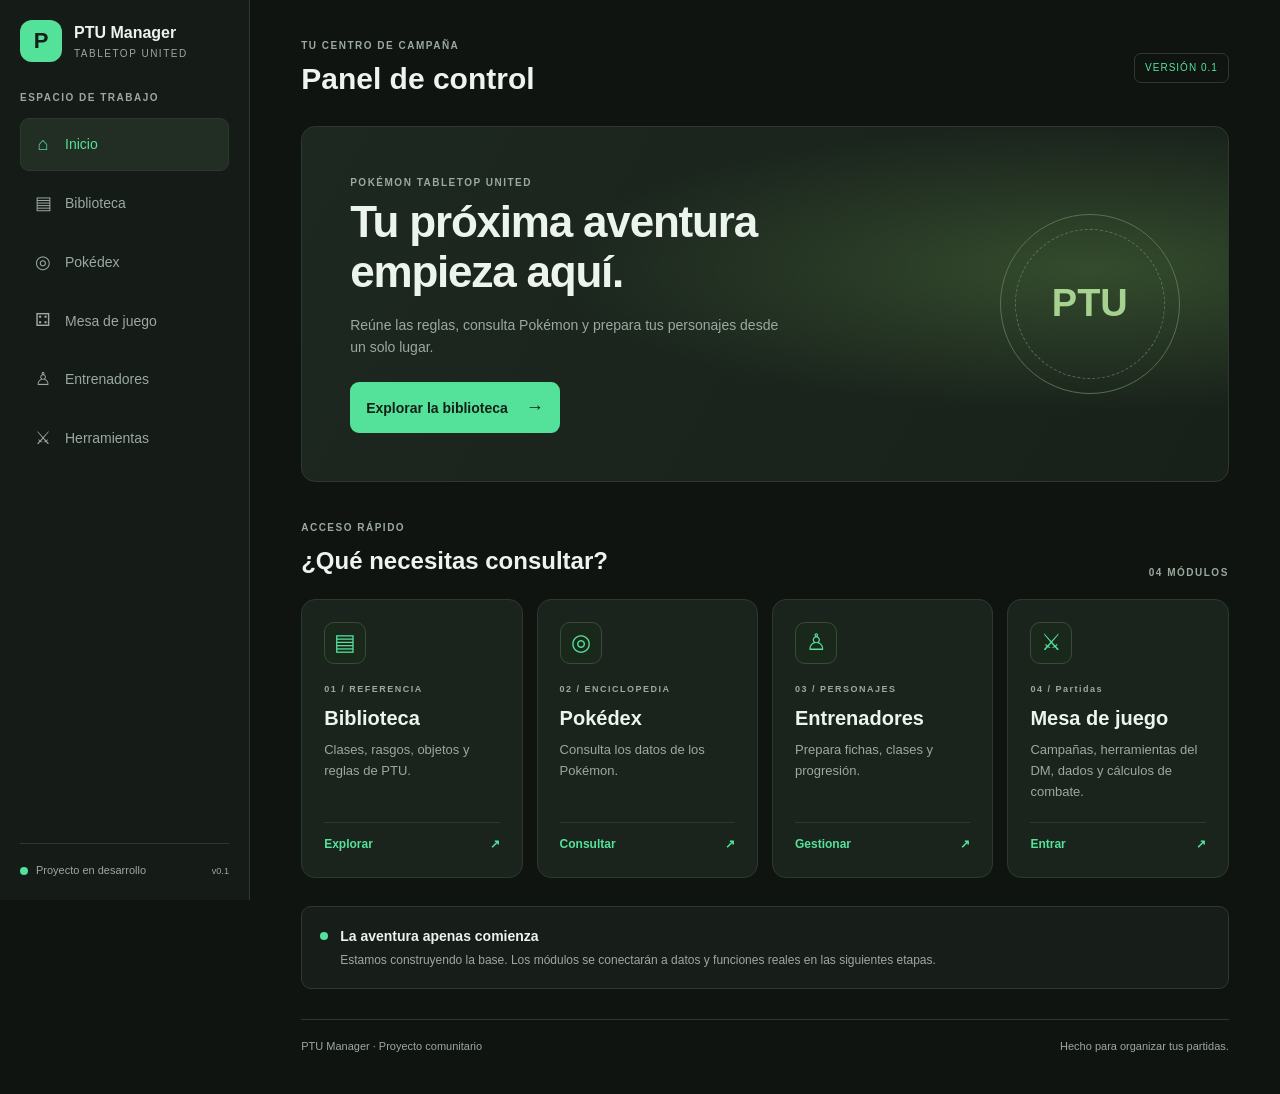
<file: index.html>
<!DOCTYPE html>
<html lang="es">
<head>
    <meta charset="UTF-8">
    <meta name="viewport" content="width=device-width, initial-scale=1.0">

    <title>PTU Manager</title>
    <meta
        name="description"
        content="Herramientas en español para Pokémon Tabletop United."
    >

    <link rel="stylesheet" href="styles.css">
</head>

<body>
    <div class="app-layout">

        <!-- Navegación lateral -->
        <aside class="sidebar">
            <a class="brand" href="#inicio">
                <span class="brand-icon">P</span>
                <span>
                    <strong>PTU Manager</strong>
                    <small>TABLETOP UNITED</small>
                </span>
            </a>

            <p class="nav-heading">ESPACIO DE TRABAJO</p>

            <nav class="navigation" aria-label="Navegación principal">
                <a class="nav-link active" href="#inicio">
                    <span>⌂</span> Inicio
                </a>
                <a class="nav-link" href="#biblioteca">
                    <span>▤</span> Biblioteca
                </a>
                <a class="nav-link" href="pokedex.html">
                    <span>◎</span> Pokédex
                </a>
                <a class="nav-link" href=#mesa>
                    <span>⚃</span> Mesa de juego
                </a>
                <a class="nav-link" href="#entrenadores">
                    <span>♙</span> Entrenadores
                </a>
                <a class="nav-link" href="#herramientas">
                    <span>⚔</span> Herramientas
                </a>
            </nav>

            <div class="sidebar-footer">
                <span class="status-dot"></span>
                <span>Proyecto en desarrollo</span>
                <small>v0.1</small>
            </div>
        </aside>

        <!-- Contenido principal -->
        <main class="main-content" id="inicio">

            <header class="topbar">
                <div>
                    <p class="eyebrow">TU CENTRO DE CAMPAÑA</p>
                    <h1>Panel de control</h1>
                </div>

                <span class="version-tag">VERSIÓN 0.1</span>
            </header>

            <section class="welcome">
                <div class="welcome-content">
                    <p class="eyebrow">POKÉMON TABLETOP UNITED</p>

                    <h2>Tu próxima aventura<br>
                        empieza aquí.</h2>

                    <p class="welcome-description">
                        Reúne las reglas, consulta Pokémon y prepara
                        tus personajes desde un solo lugar.
                    </p>

                    <a class="primary-button" href="#biblioteca">
                        Explorar la biblioteca <span>→</span>
                    </a>
                </div>

                <div class="welcome-symbol" aria-hidden="true">
                    <span>PTU</span>
                    <div class="symbol-ring"></div>
                </div>
            </section>

            <section class="dashboard-section" id="biblioteca">
                <div class="section-heading">
                    <div>
                        <p class="eyebrow">ACCESO RÁPIDO</p>
                        <h2>¿Qué necesitas consultar?</h2>
                    </div>
                    <span class="section-count">04 MÓDULOS</span>
                </div>

                <div class="module-grid">

                    <a class="module-card" href="#biblioteca">
                        <span class="module-icon">▤</span>
                        <span class="module-label">01 / REFERENCIA</span>
                        <h3>Biblioteca</h3>
                        <p>Clases, rasgos, objetos y reglas de PTU.</p>
                        <span class="card-action">Explorar <span>↗</span></span>
                    </a>

                    <a class="module-card" href="pokedex.html">
                        <span class="module-icon">◎</span>
                        <span class="module-label">02 / ENCICLOPEDIA</span>
                        <h3>Pokédex</h3>
                        <p>Consulta los datos de los Pokémon.</p>
                        <span class="card-action">Consultar <span>↗</span></span>
                    </a>

                    <a class="module-card" href="#entrenadores">
                        <span class="module-icon">♙</span>
                        <span class="module-label">03 / PERSONAJES</span>
                        <h3>Entrenadores</h3>
                        <p>Prepara fichas, clases y progresión.</p>
                        <span class="card-action">Gestionar <span>↗</span></span>
                    </a>

                    <a class="module-card" href="#mesa">
                        <span class="module-icon">⚔</span>
                        <span class="module-label">04 / Partidas</span>
                        <h3>Mesa de juego</h3>
                        <p>Campañas, herramientas del DM, dados y cálculos de combate.</p>
                        <span class="card-action">Entrar <span>↗</span></span>
                    </a>

                </div>
            </section>

            <section class="development-note">
                <span class="note-indicator"></span>
                <div>
                    <h3>La aventura apenas comienza</h3>
                    <p>
                        Estamos construyendo la base. Los módulos
                        se conectarán a datos y funciones reales
                        en las siguientes etapas.
                    </p>
                </div>
            </section>

            <footer class="footer">
                <span>PTU Manager · Proyecto comunitario</span>
                <span>Hecho para organizar tus partidas.</span>
            </footer>

        </main>
    </div>
</body>
</html>
</file>
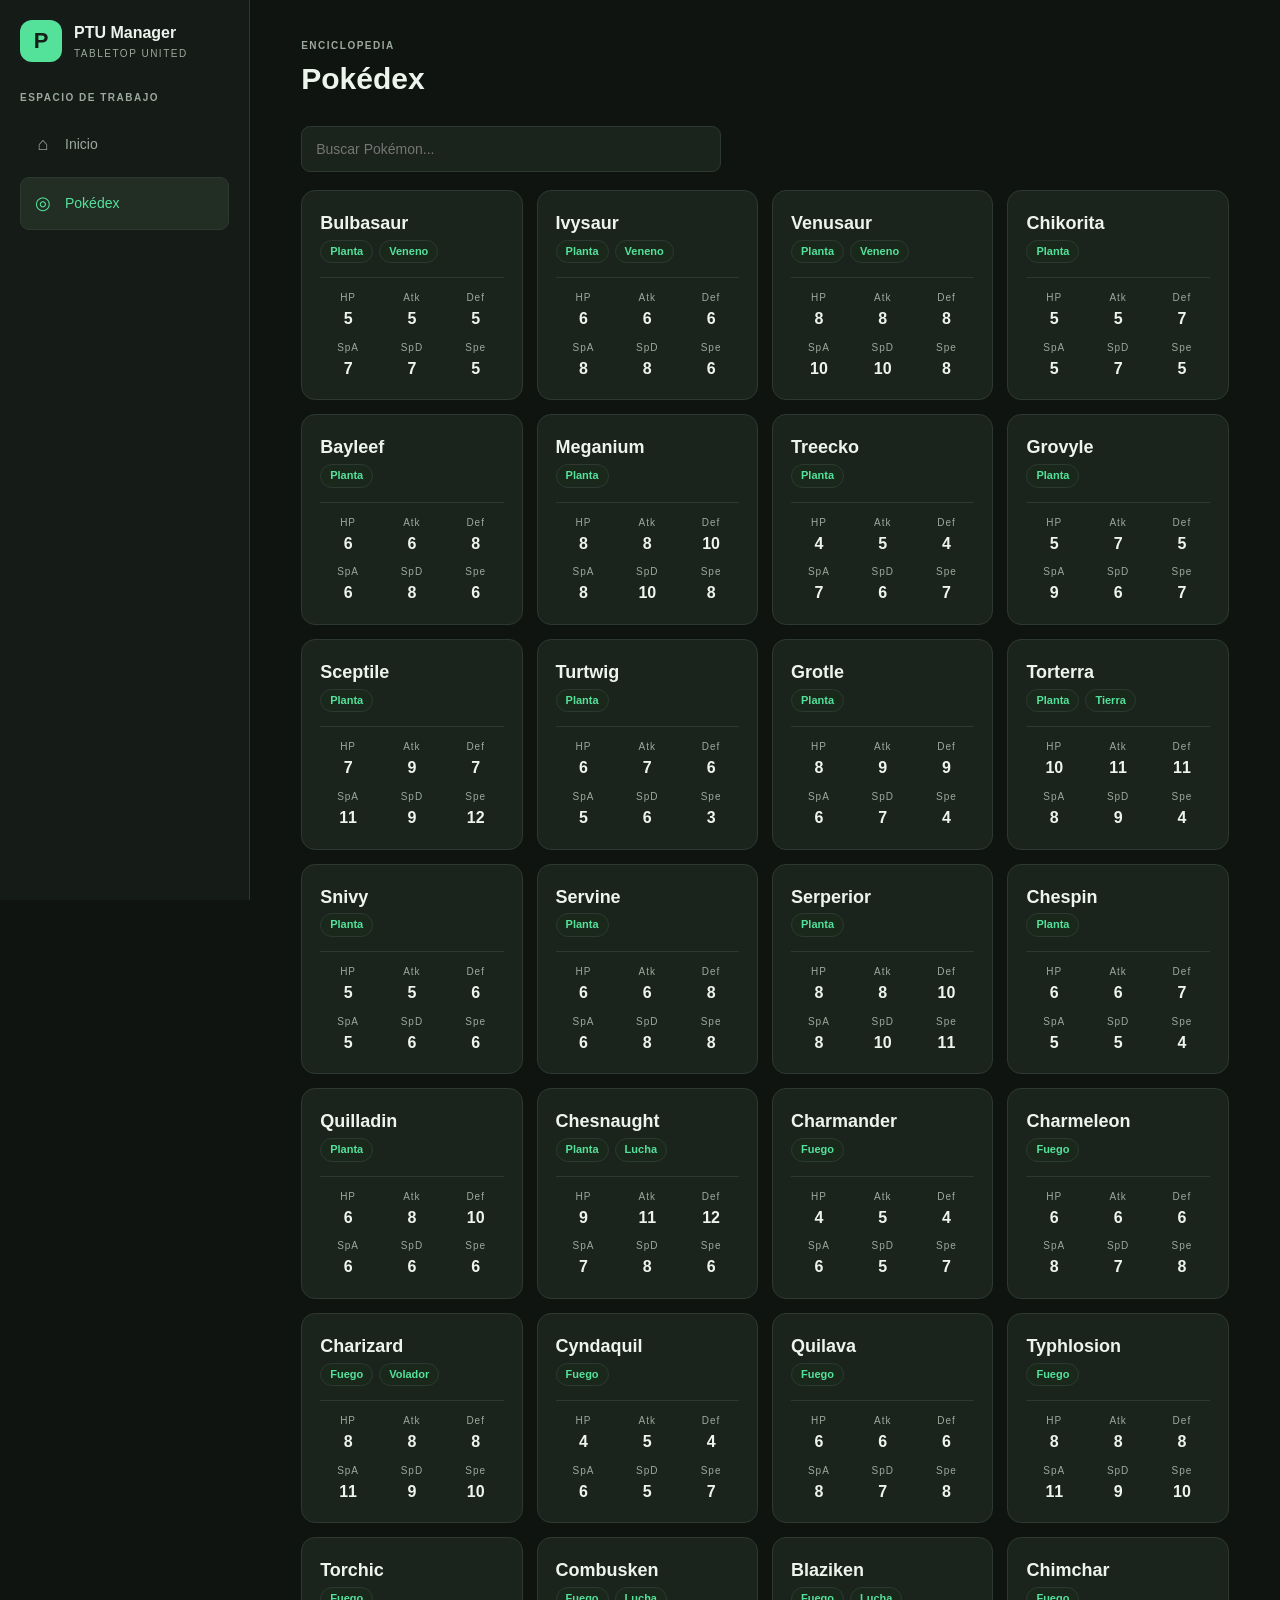
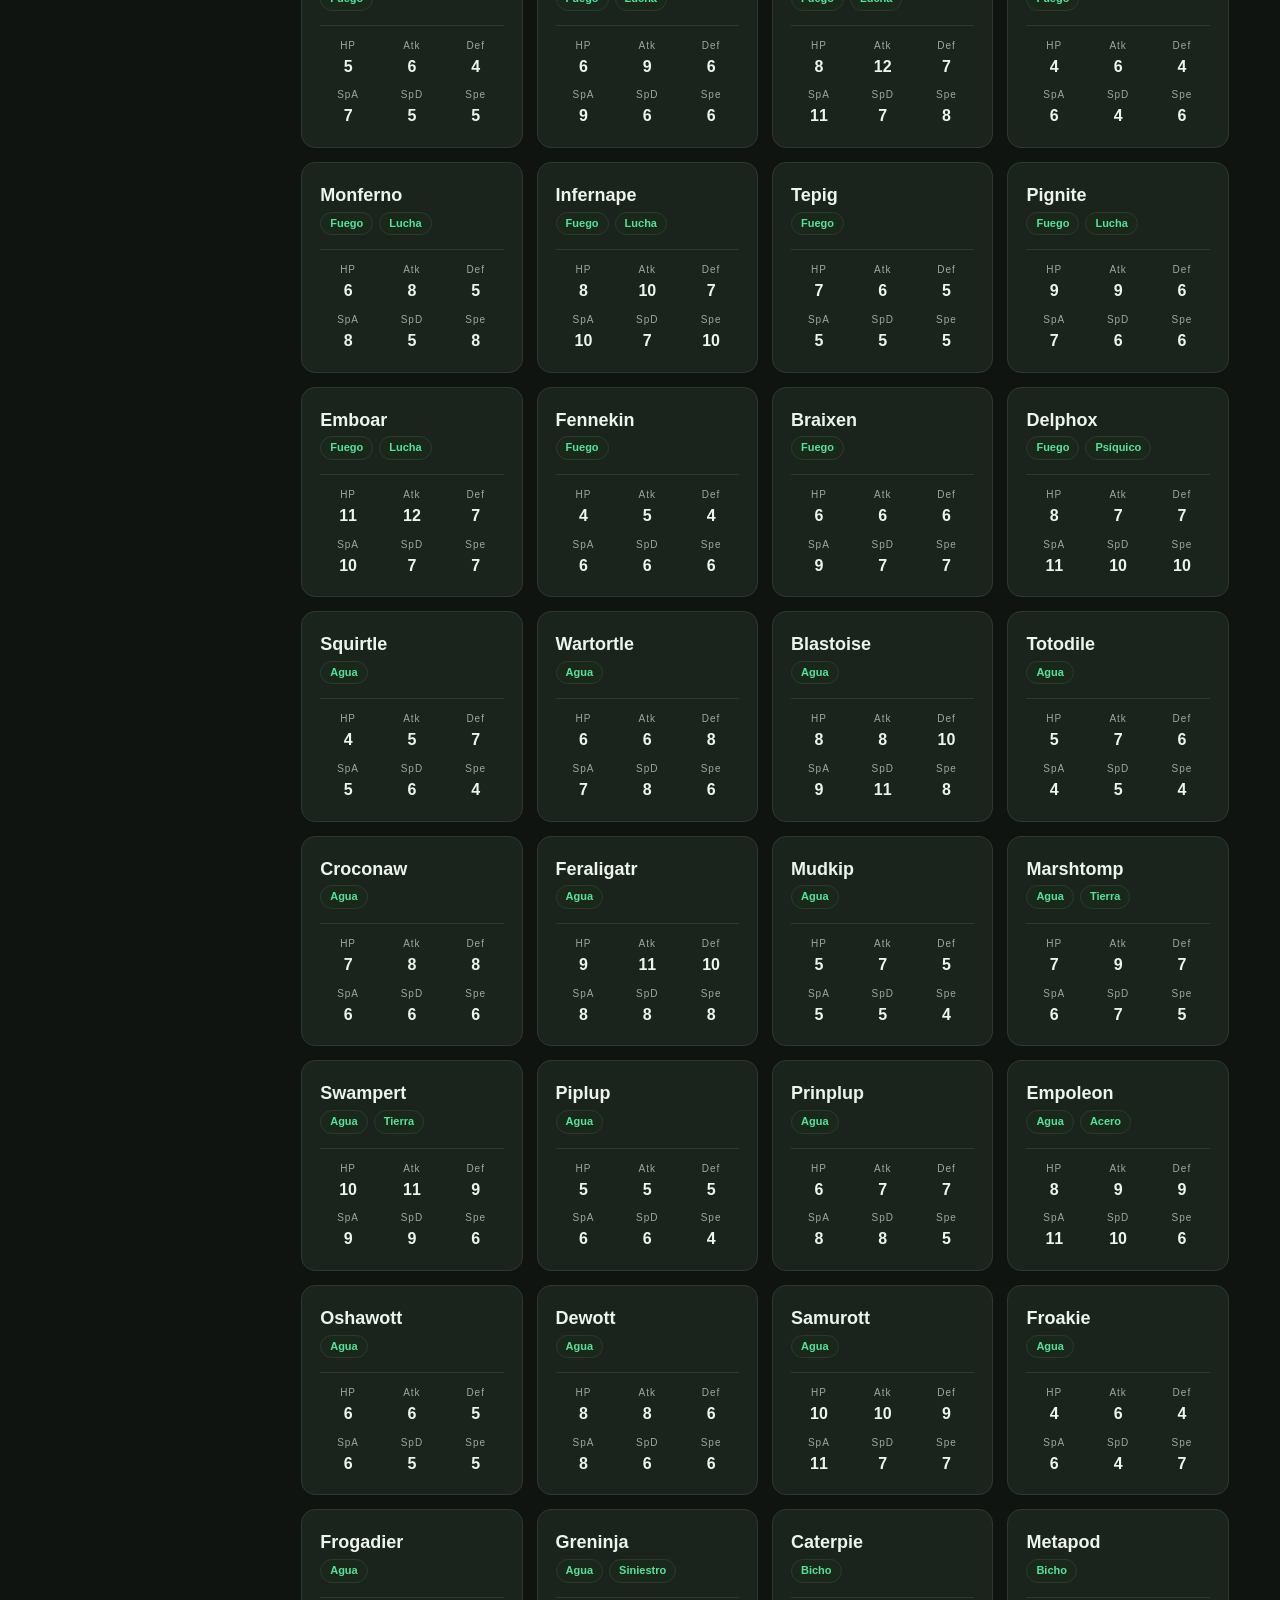
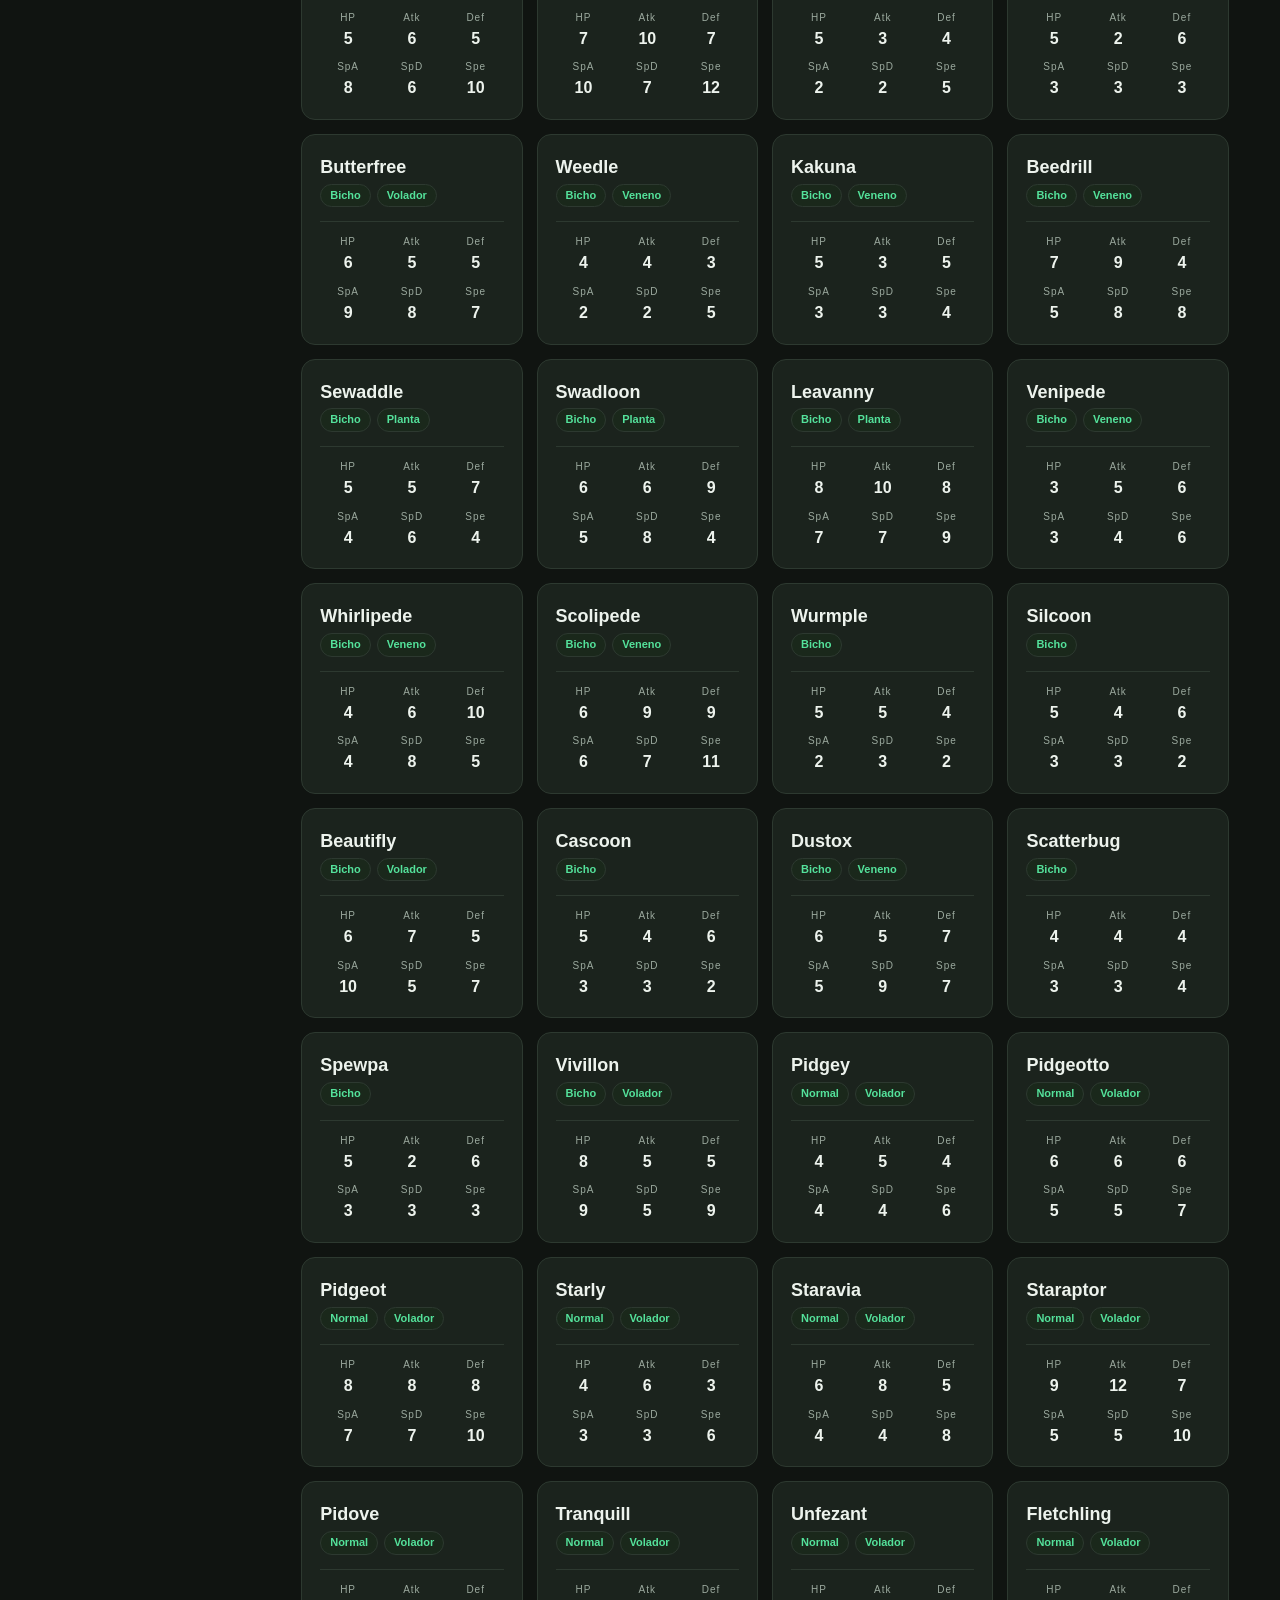
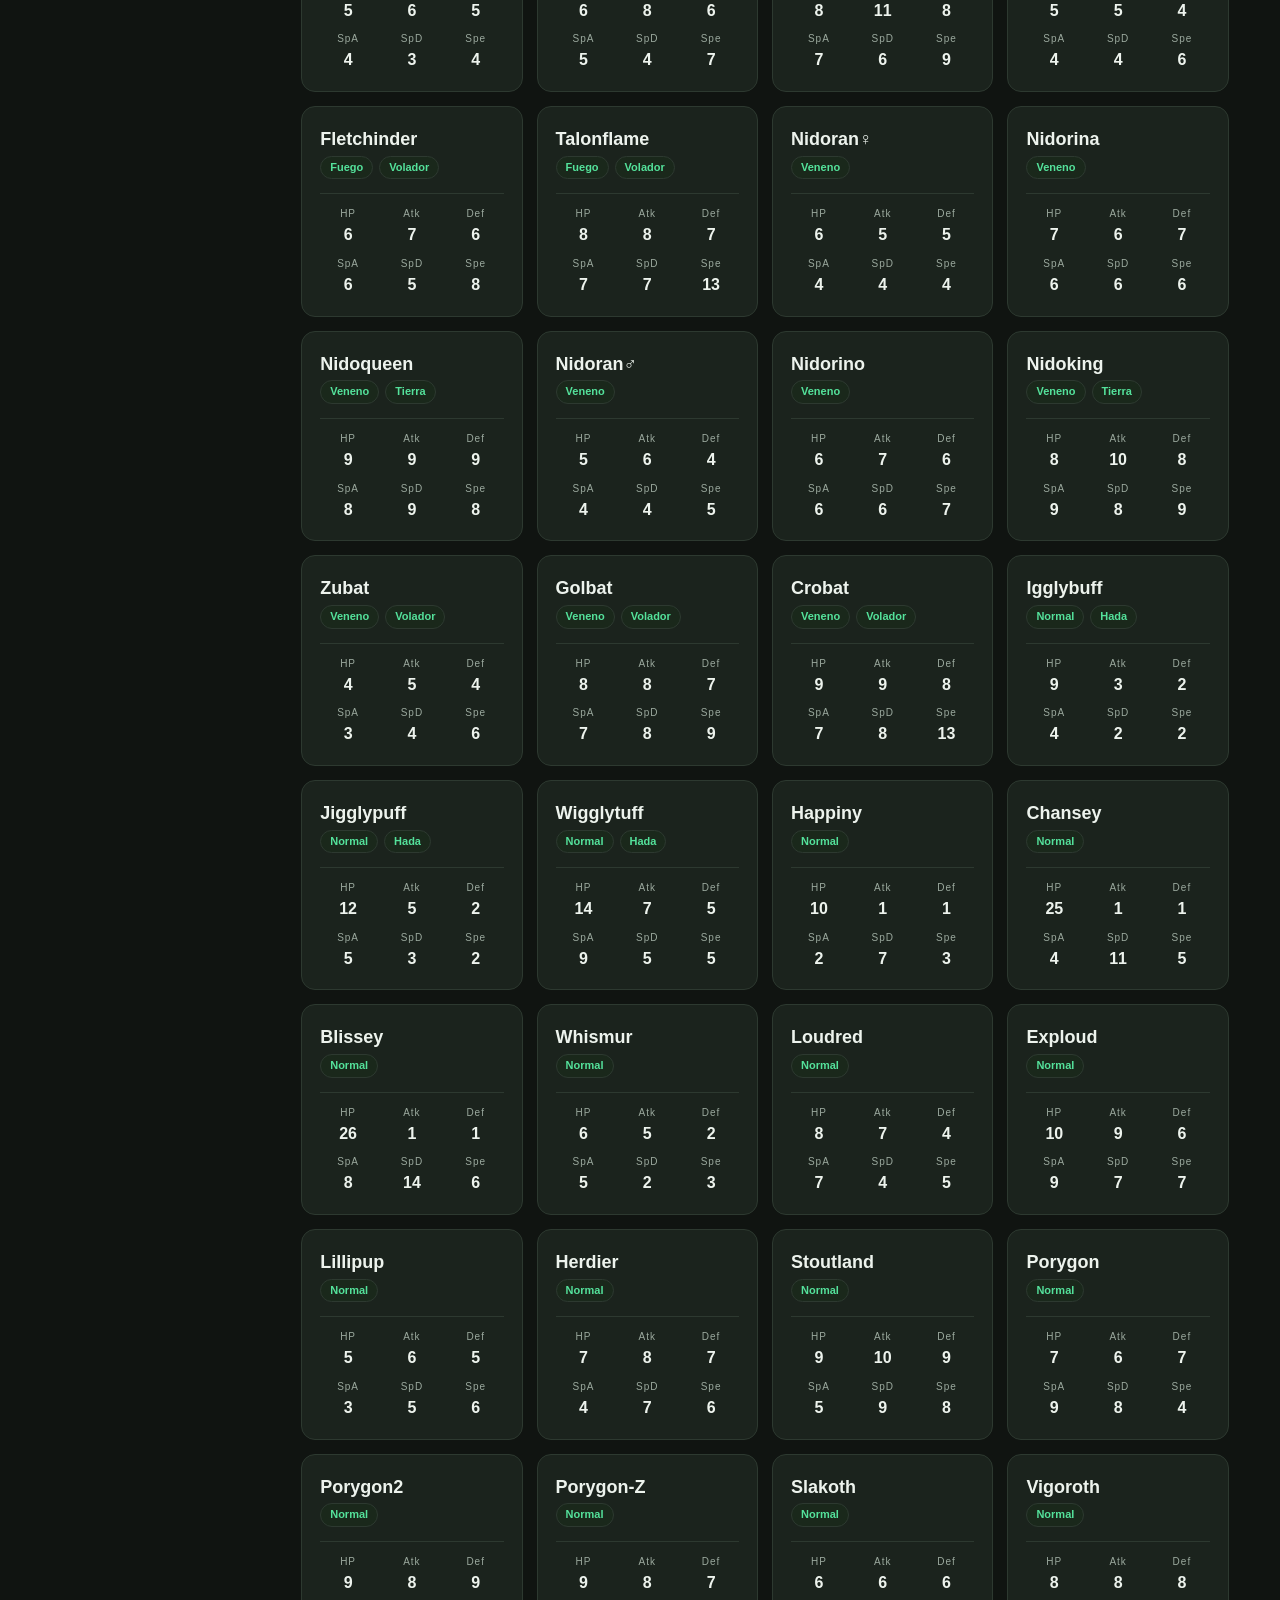
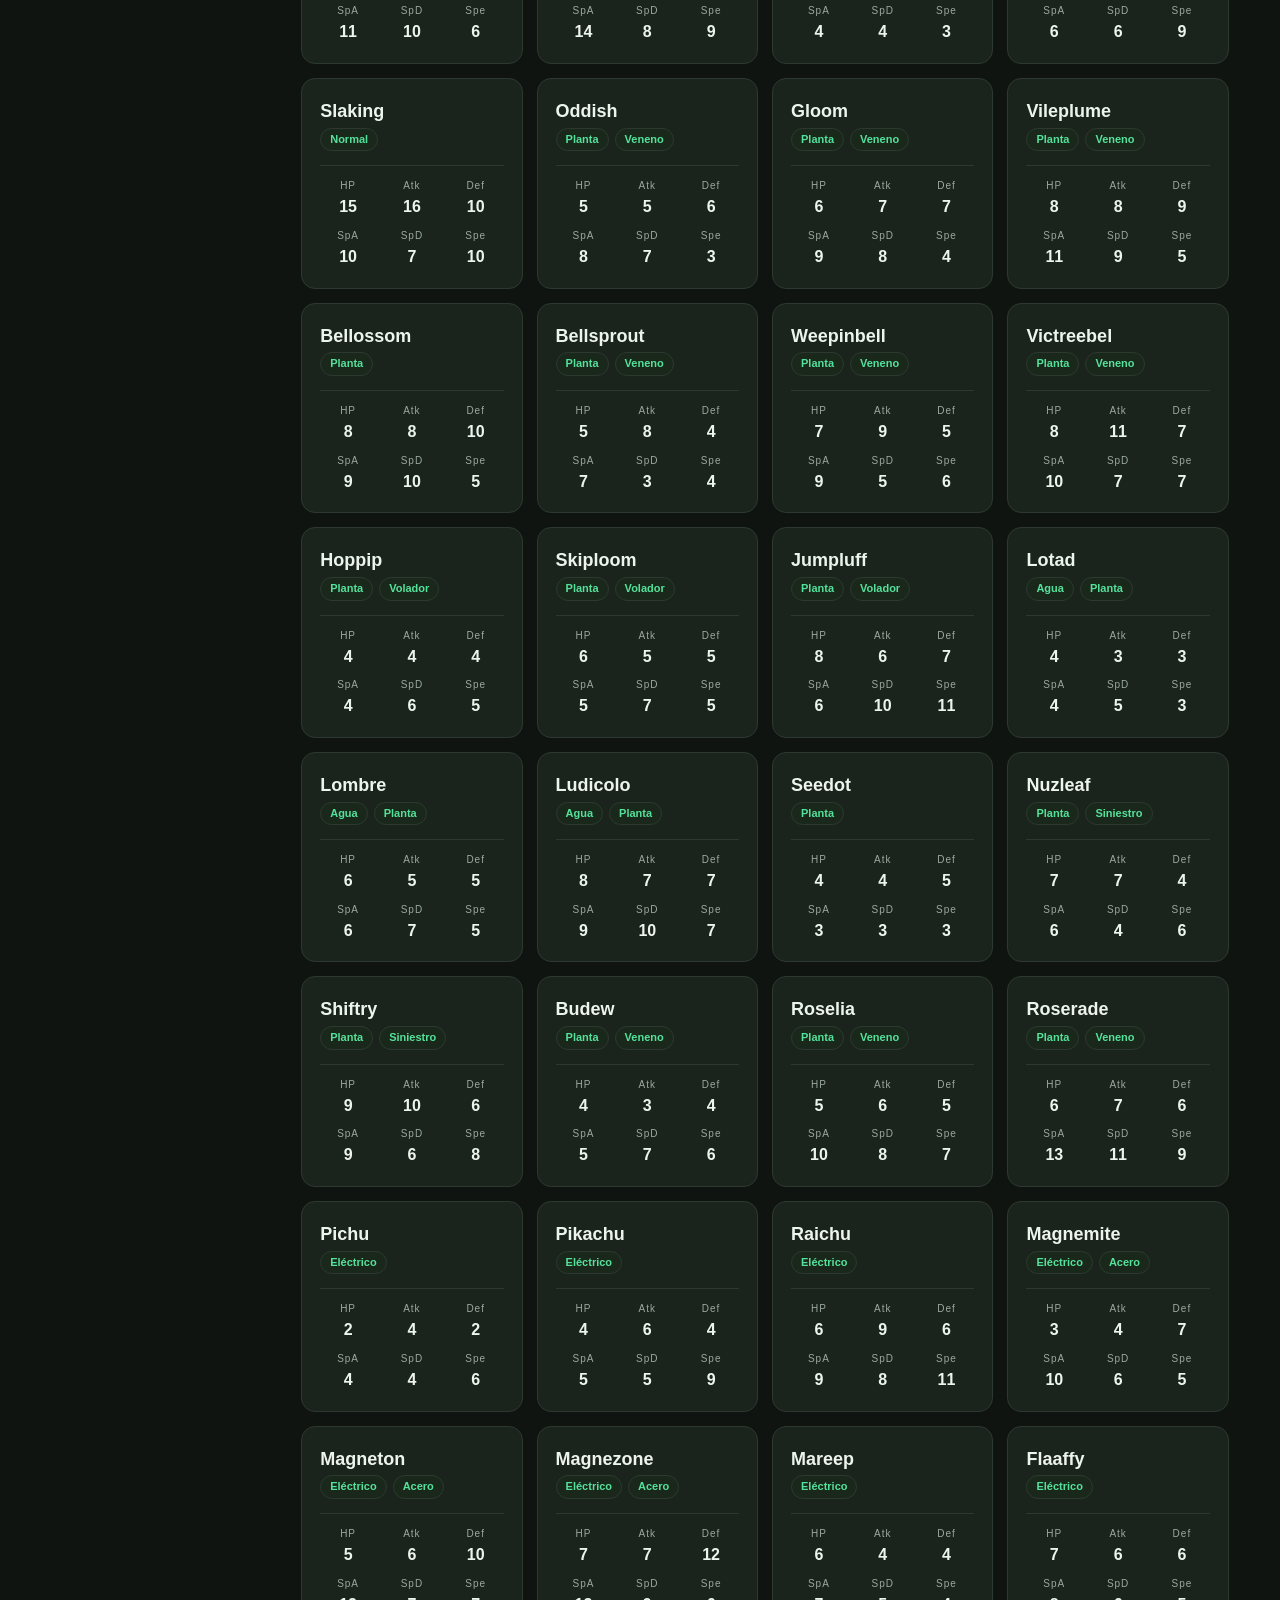
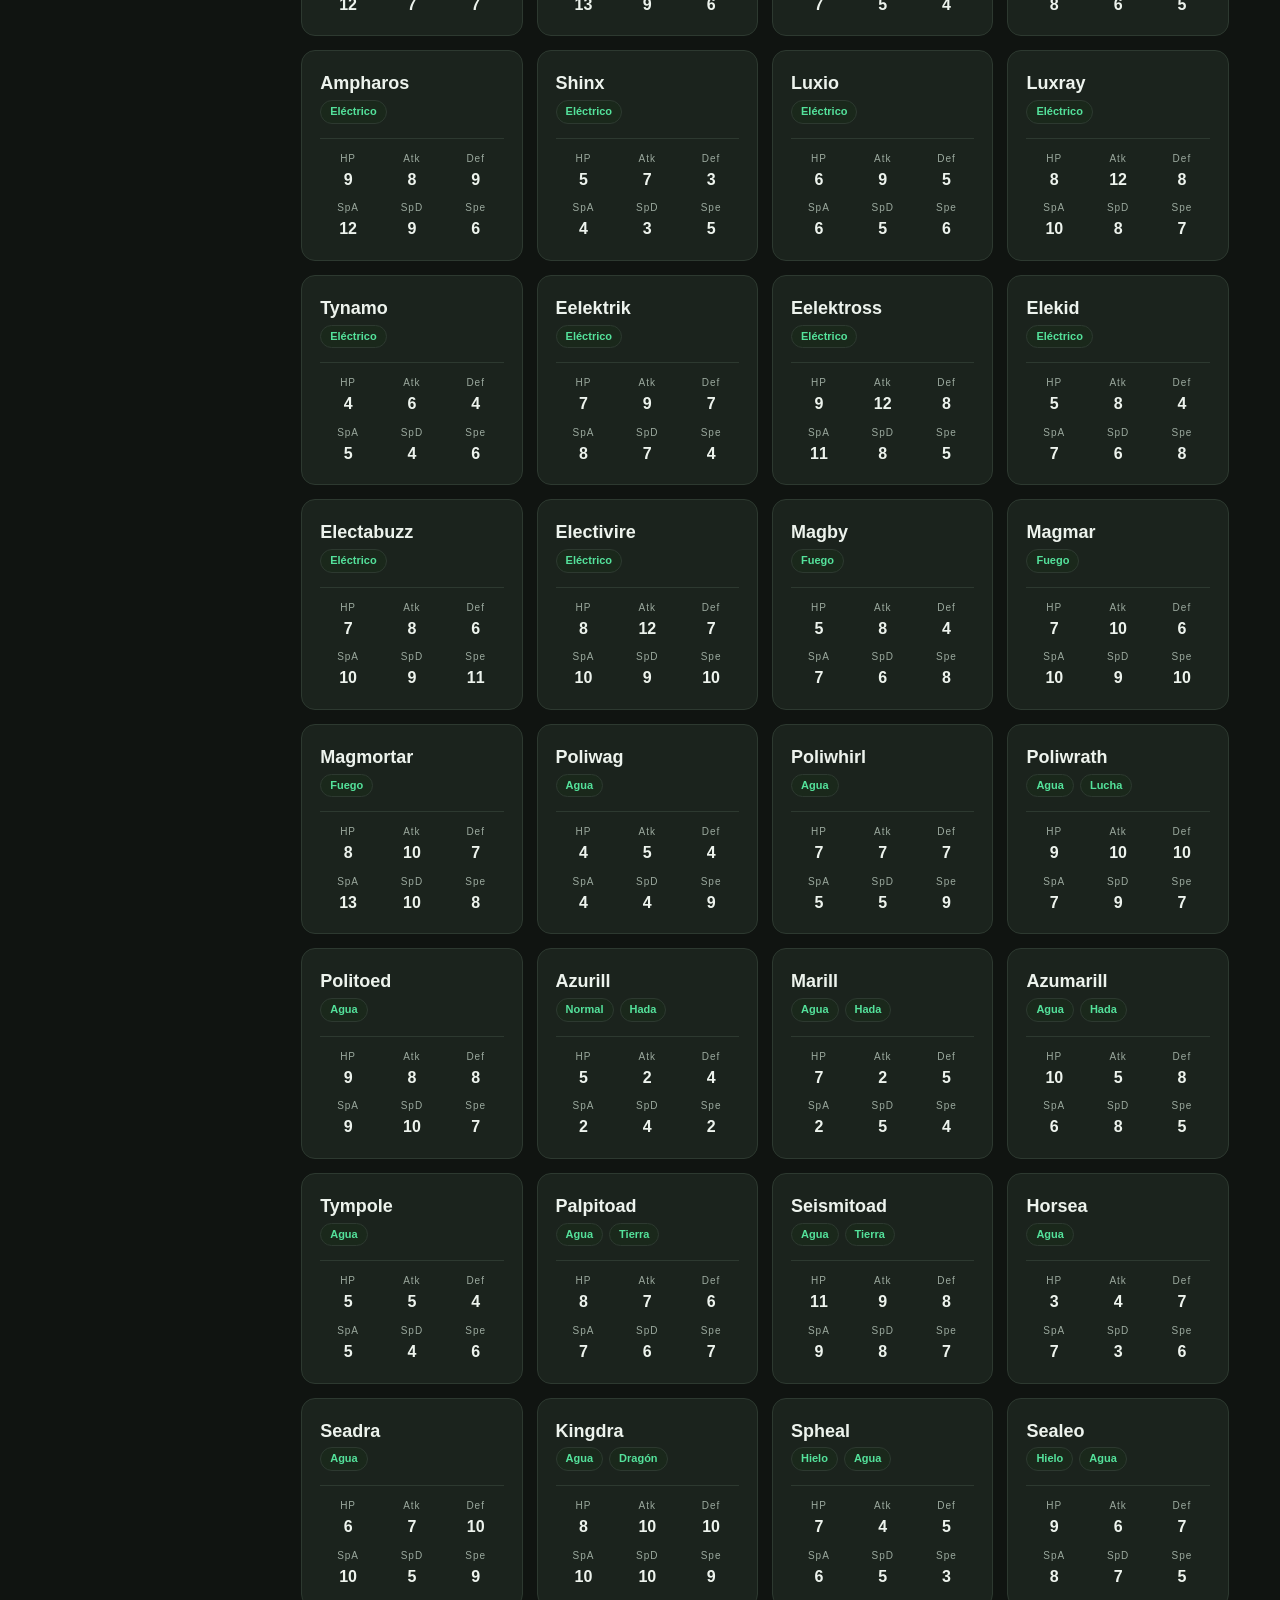
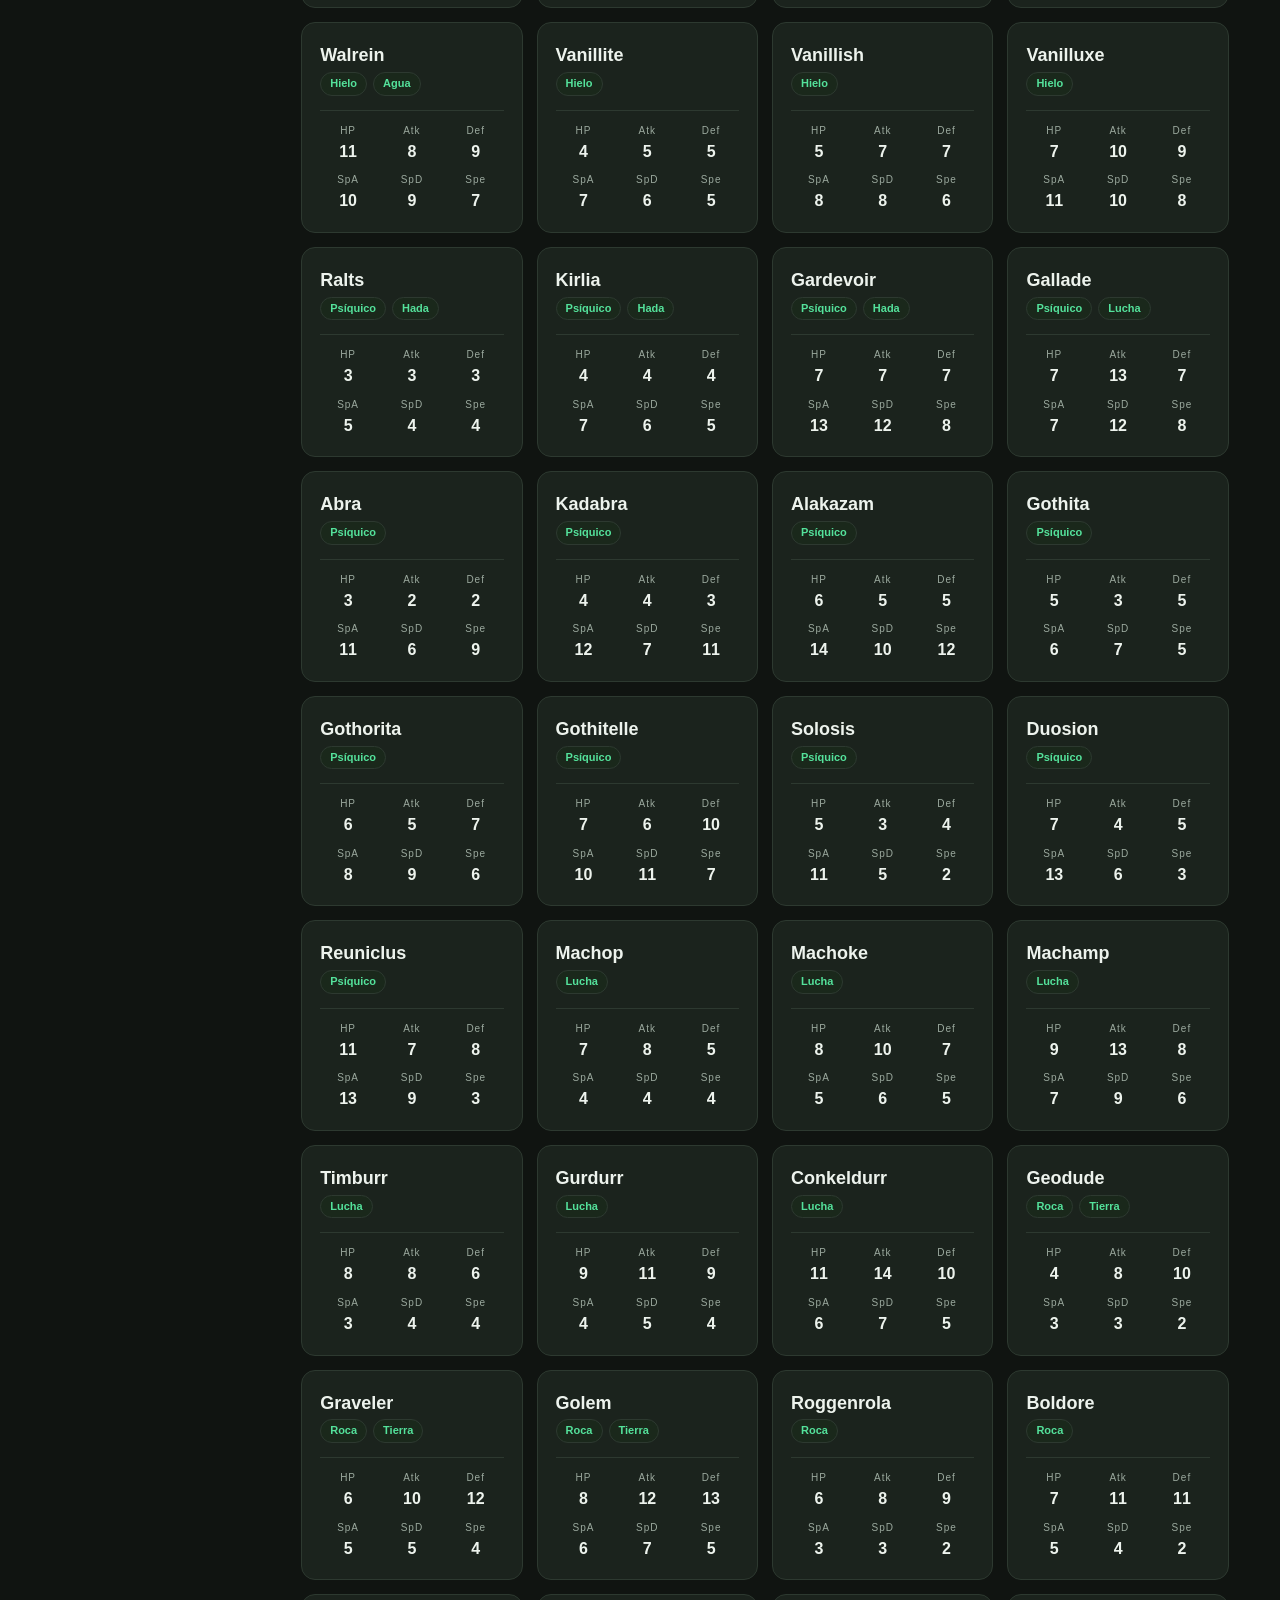
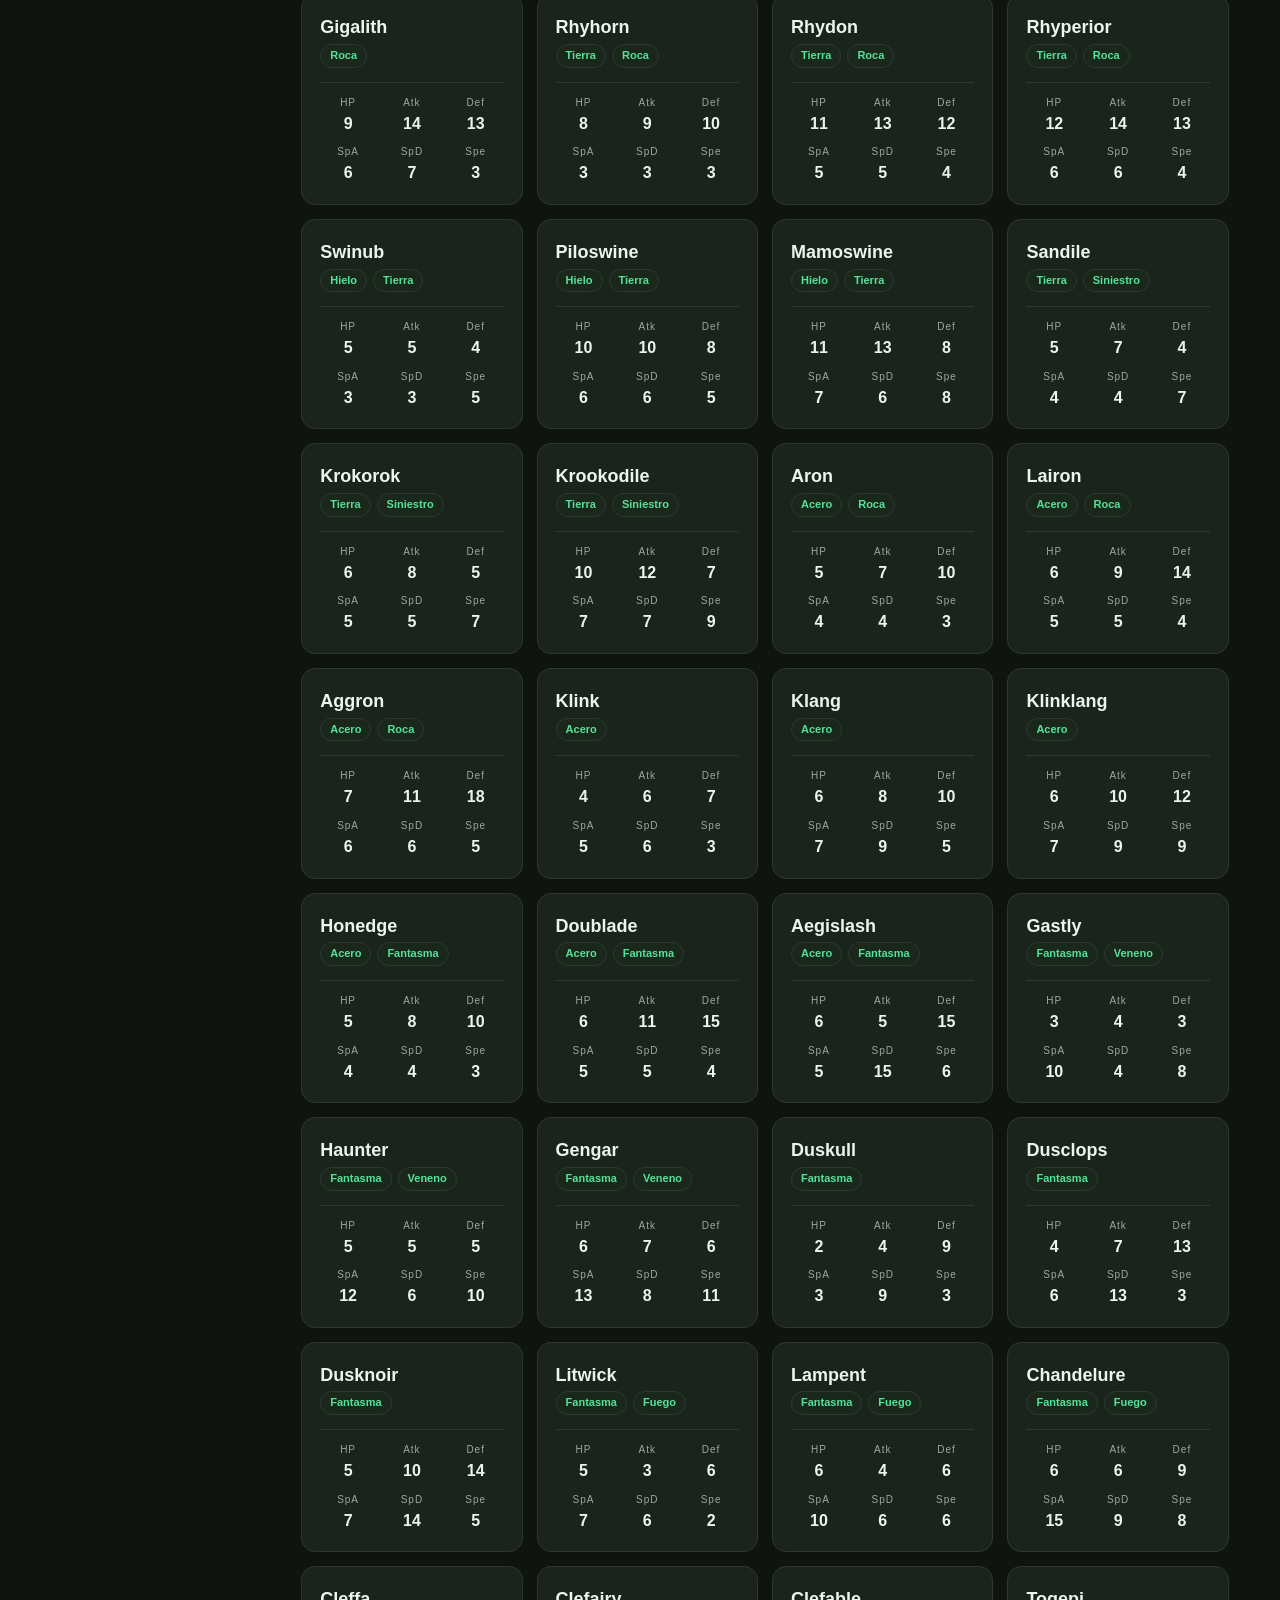
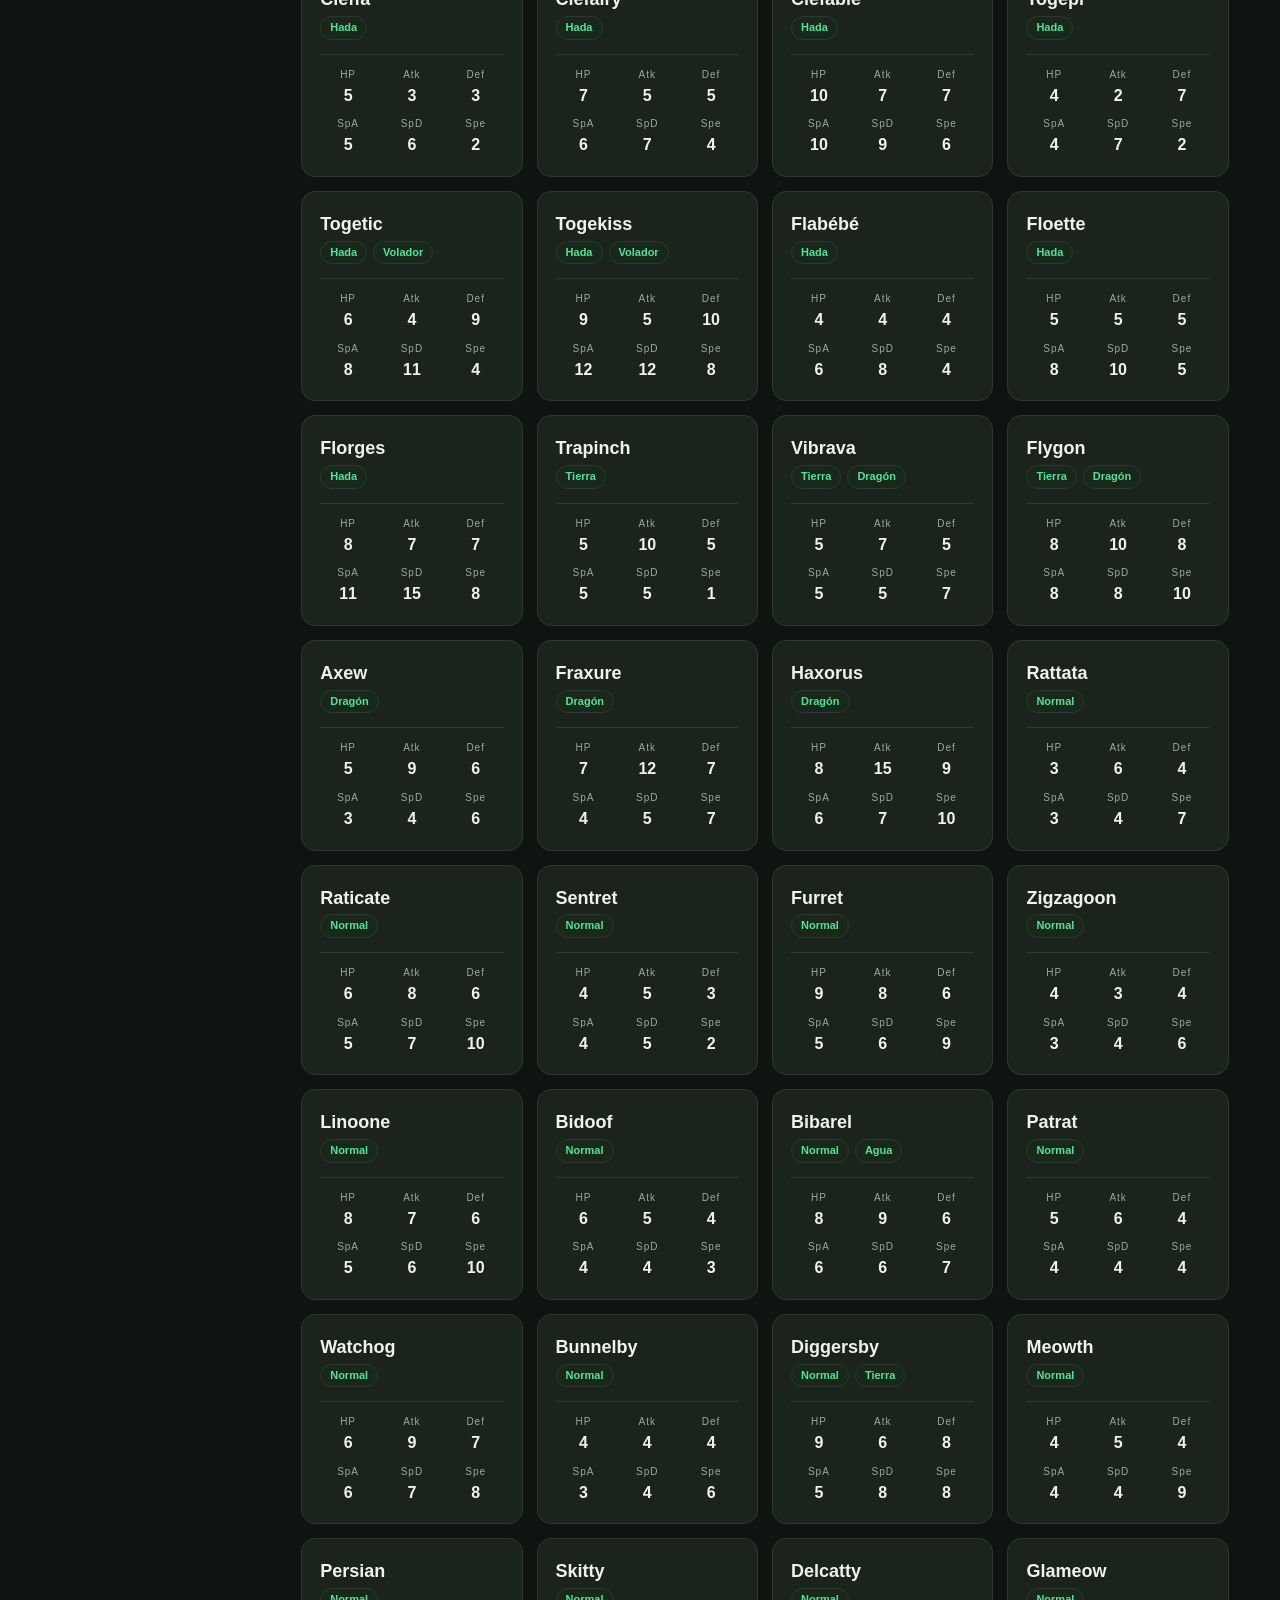
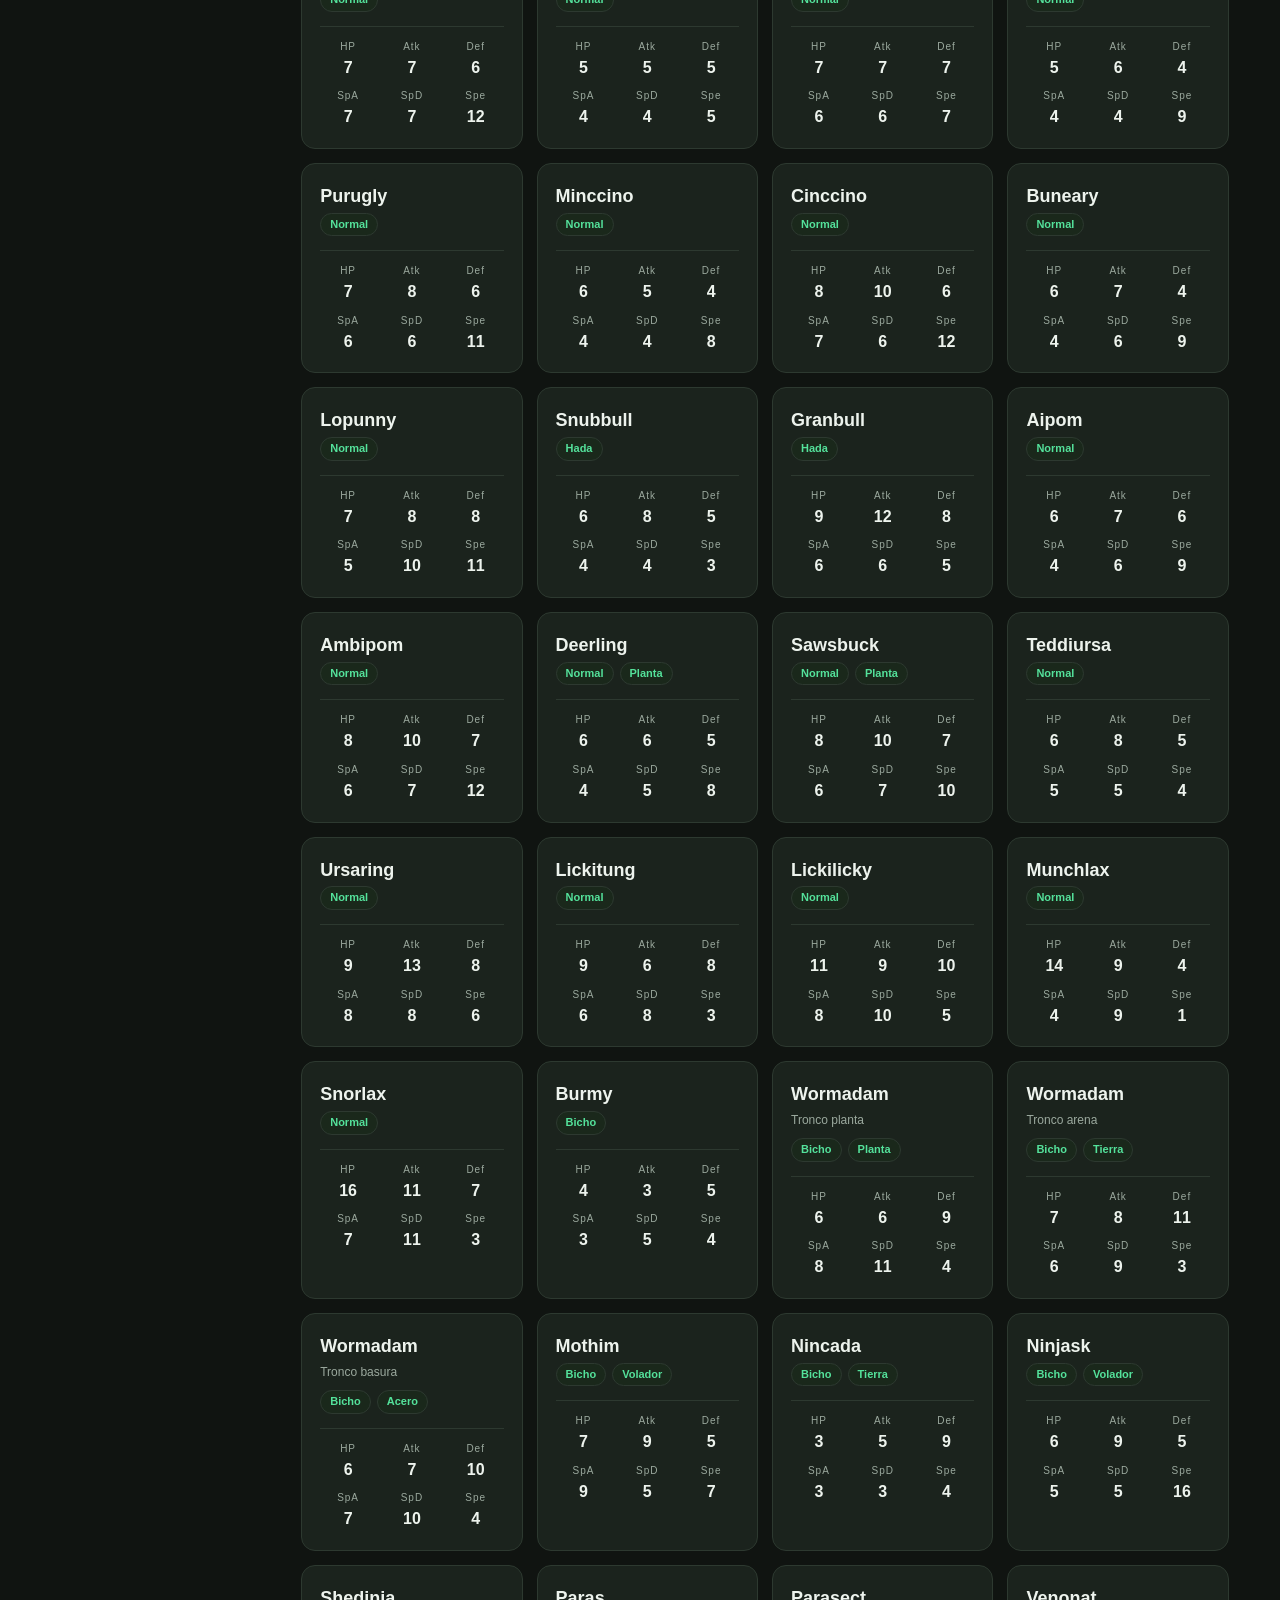
<file: pokedex.html>
<!DOCTYPE html>
<html lang="es">
<head>
    <meta charset="UTF-8">
    <meta name="viewport" content="width=device-width, initial-scale=1.0">
    <title>Pokédex · PTU Manager</title>
    <link rel="stylesheet" href="styles.css">
</head>

<body>
    <div class="app-layout">

        <aside class="sidebar">
            <a class="brand" href="index.html">
                <span class="brand-icon">P</span>
                <span>
                    <strong>PTU Manager</strong>
                    <small>TABLETOP UNITED</small>
                </span>
            </a>

            <p class="nav-heading">ESPACIO DE TRABAJO</p>

            <nav class="navigation" aria-label="Navegación principal">
                <a class="nav-link" href="index.html">
                    <span>⌂</span> Inicio
                </a>
                <a class="nav-link active" href="pokedex.html">
                    <span>◎</span> Pokédex
                </a>
            </nav>
        </aside>

        <main class="main-content">
            <header class="topbar">
                <div>
                    <p class="eyebrow">ENCICLOPEDIA</p>
                    <h1>Pokédex</h1>
                </div>
            </header>
            <input
                type="search"
                id="buscador"
                class="search-input"
                placeholder="Buscar Pokémon..."
            >

            <div id="pokedex-lista">Cargando...</div>
        </main>
    </div>

    <script src="js/pokedex.js"></script>
</body>
</html>
</file>
<file: styles.css>
/* =================================
   1. VARIABLES Y CONFIGURACIÓN
   ================================= */

:root {
    color-scheme: dark;

    --bg: #101411;
    --sidebar: #151b17;
    --panel: #1b231d;
    --panel-hover: #222d24;
    --border: #2d3930;

    --text: #edf3ed;
    --muted: #9ba99e;
    --accent: #54e29b;
    --accent-dark: #1a281b;

    --radius: 14px;
}

* {
    box-sizing: border-box;
}

html {
    scroll-behavior: smooth;
}

body {
    margin: 0;
    background: var(--bg);
    color: var(--text);
    font-family: Inter, "Segoe UI", sans-serif;
    font-size: 14px;
    line-height: 1.6;
}

a {
    color: inherit;
    text-decoration: none;
}

button,
input {
    font: inherit;
}


/* =================================
   2. ESTRUCTURA GENERAL
   ================================= */

.app-layout {
    min-height: 100vh;
}

.sidebar {
    background: var(--sidebar);
    border-bottom: 1px solid var(--border);
    padding: 20px;
}

.main-content {
    width: 100%;
    max-width: 1440px;
    margin: 0 auto;
    padding: 28px 20px;
}


/* =================================
   3. MARCA Y NAVEGACIÓN
   ================================= */

.brand {
    display: flex;
    align-items: center;
    gap: 12px;
    margin-bottom: 28px;
}

.brand-icon {
    display: grid;
    place-items: center;
    width: 42px;
    height: 42px;
    border-radius: 12px;
    background: var(--accent);
    color: #152016;
    font-size: 22px;
    font-weight: 900;
}

.brand strong,
.brand small {
    display: block;
}

.brand strong {
    font-size: 16px;
}

.brand small {
    color: var(--muted);
    font-size: 10px;
    letter-spacing: 1.5px;
}

.nav-heading,
.eyebrow,
.module-label,
.section-count {
    color: var(--muted);
    font-size: 10px;
    font-weight: 700;
    letter-spacing: 1.5px;
}

.nav-heading {
    margin: 0 0 12px;
}

.navigation {
    display: flex;
    flex-direction: column;
    gap: 6px;
}

.nav-link {
    display: flex;
    align-items: center;
    gap: 12px;
    padding: 11px 12px;
    border: 1px solid transparent;
    border-radius: 9px;
    color: var(--muted);
    transition: background 160ms ease, color 160ms ease;
}

.nav-link > span {
    width: 20px;
    text-align: center;
    font-size: 18px;
}

.nav-link:hover,
.nav-link.active {
    background: var(--panel-hover);
    color: var(--accent);
}

.nav-link.active {
    border-color: var(--border);
}

.sidebar-footer {
    display: flex;
    align-items: center;
    gap: 8px;
    margin-top: 28px;
    padding-top: 18px;
    border-top: 1px solid var(--border);
    color: var(--muted);
    font-size: 11px;
}

.sidebar-footer small {
    margin-left: auto;
}

.status-dot,
.note-indicator {
    width: 8px;
    height: 8px;
    flex-shrink: 0;
    border-radius: 50%;
    background: var(--accent);
}


/* =================================
   4. CABECERA
   ================================= */

.topbar {
    display: flex;
    align-items: center;
    justify-content: space-between;
    gap: 16px;
    margin-bottom: 28px;
}

.eyebrow {
    margin: 0 0 6px;
}

h1,
h2,
h3,
p {
    margin-top: 0;
}

h1 {
    margin-bottom: 0;
    font-size: clamp(24px, 4vw, 30px);
    line-height: 1.25;
}

.version-tag {
    padding: 6px 10px;
    border: 1px solid var(--border);
    border-radius: 7px;
    color: var(--accent);
    font-size: 10px;
    letter-spacing: 1px;
    white-space: nowrap;
}


/* =================================
   5. PANEL DE BIENVENIDA
   ================================= */

.welcome {
    position: relative;
    display: flex;
    align-items: center;
    justify-content: space-between;
    gap: 24px;
    overflow: hidden;

    min-height: 300px;
    padding: clamp(24px, 5vw, 48px);

    border: 1px solid var(--border);
    border-radius: var(--radius);

    background:
        radial-gradient(
            ellipse at 85% 40%,
            #344c2d 0%,
            transparent 48%
        ),
        linear-gradient(120deg, #1d2820, #18201a);
}

.welcome-content {
    position: relative;
    z-index: 1;
    max-width: 540px;
}

.welcome h2 {
    margin-bottom: 16px;
    font-size: clamp(30px, 5vw, 44px);
    line-height: 1.15;
    letter-spacing: -1.2px;
}

.welcome-description {
    max-width: 430px;
    margin-bottom: 24px;
    color: var(--muted);
}

.primary-button {
    display: inline-flex;
    align-items: center;
    gap: 18px;
    padding: 11px 16px;
    border-radius: 9px;
    background: var(--accent);
    color: #152016;
    font-weight: 700;
    transition: filter 160ms ease;
}

.primary-button:hover {
    filter: brightness(1.1);
}

.primary-button span {
    font-size: 18px;
}


/* =================================
   6. ELEMENTO DECORATIVO
   ================================= */

.welcome-symbol {
    position: relative;
    display: grid;
    place-items: center;
    width: 180px;
    height: 180px;
    flex-shrink: 0;
    border: 1px solid #66805b;
    border-radius: 50%;
    color: #c6f5a9;
    font-size: 38px;
    font-weight: 900;
    opacity: 0.8;
}

.symbol-ring {
    position: absolute;
    inset: 14px;
    border: 1px dashed #66805b;
    border-radius: 50%;
}


/* =================================
   7. TARJETAS DE LOS MÓDULOS
   ================================= */

.dashboard-section {
    margin-top: 38px;
    scroll-margin-top: 24px;
}

.section-heading {
    display: flex;
    align-items: end;
    justify-content: space-between;
    gap: 16px;
    margin-bottom: 18px;
}

.section-heading h2 {
    margin-bottom: 0;
    font-size: clamp(20px, 3vw, 24px);
}

.section-count {
    white-space: nowrap;
}

.module-grid {
    display: grid;
    grid-template-columns: repeat(2, minmax(0, 1fr));
    gap: 14px;
}

.module-card {
    display: flex;
    flex-direction: column;
    align-items: flex-start;
    min-width: 0;
    min-height: 220px;
    padding: 22px;

    border: 1px solid var(--border);
    border-radius: var(--radius);
    background: var(--panel);

    transition:
        background 160ms ease,
        border-color 160ms ease,
        transform 160ms ease;
}

.module-card:hover {
    background: var(--panel-hover);
    border-color: #647b56;
    transform: translateY(-2px);
}

.module-icon {
    display: grid;
    place-items: center;
    width: 42px;
    height: 42px;
    margin-bottom: 18px;

    border: 1px solid #394a37;
    border-radius: 10px;
    background: var(--accent-dark);
    color: var(--accent);
    font-size: 23px;
}

.module-label {
    margin-bottom: 6px;
    font-size: 9px;
}

.module-card h3 {
    margin-bottom: 6px;
    font-size: 20px;
}

.module-card p {
    margin-bottom: 20px;
    color: var(--muted);
    font-size: 13px;
}

.card-action {
    display: flex;
    justify-content: space-between;
    width: 100%;
    margin-top: auto;
    padding-top: 12px;
    border-top: 1px solid var(--border);
    color: var(--accent);
    font-size: 12px;
    font-weight: 700;
}


/* =================================
   8. AVISO Y PIE DE PÁGINA
   ================================= */

.development-note {
    display: flex;
    align-items: flex-start;
    gap: 12px;
    margin-top: 28px;
    padding: 18px;
    border: 1px solid var(--border);
    border-radius: 10px;
    background: #171e19;
}

.note-indicator {
    margin-top: 7px;
}

.development-note h3 {
    margin-bottom: 4px;
    font-size: 14px;
}

.development-note p {
    margin-bottom: 0;
    color: var(--muted);
    font-size: 12px;
}

.footer {
    display: flex;
    justify-content: space-between;
    flex-wrap: wrap;
    gap: 10px;
    margin-top: 30px;
    padding-top: 18px;
    border-top: 1px solid var(--border);
    color: var(--muted);
    font-size: 11px;
}


/* =================================
   9. ADAPTACIÓN A PANTALLAS
   ================================= */

@media (min-width: 900px) {
    .app-layout {
        display: grid;
        grid-template-columns: 250px minmax(0, 1fr);
    }

    .sidebar {
        position: sticky;
        top: 0;
        display: flex;
        flex-direction: column;
        height: 100vh;
        border-right: 1px solid var(--border);
        border-bottom: none;
    }

    .sidebar-footer {
        margin-top: auto;
    }

    .main-content {
        padding: 38px clamp(24px, 4vw, 60px);
    }

    .module-grid {
        grid-template-columns: repeat(2, minmax(0, 1fr));
    }
}

@media (min-width: 1250px) {
    .module-grid {
        grid-template-columns: repeat(4, minmax(0, 1fr));
    }
}

@media (max-width: 520px) {
    .main-content {
        padding: 20px 14px;
    }

    .welcome {
        min-height: auto;
        padding: 24px 20px;
    }

    .welcome-symbol {
        display: none;
    }

    .module-grid {
        grid-template-columns: 1fr;
    }

    .module-card {
        min-height: 190px;
    }

    .section-count {
        display: none;
    }

    .footer {
        flex-direction: column;
    }
}

@media (prefers-reduced-motion: reduce) {
    *,
    *::before,
    *::after {
        scroll-behavior: auto !important;
        transition: none !important;
    }
}

/* =================================
   10. POKÉDEX
   ================================= */

#pokedex-lista {
    display: grid;
    grid-template-columns: repeat(auto-fill, minmax(220px, 1fr));
    gap: 14px;
}

.pokemon-card {
    padding: 18px;
    border: 1px solid var(--border);
    border-radius: var(--radius);
    background: var(--panel);
    transition: background 160ms ease, transform 160ms ease;
}

.pokemon-card:hover {
    background: var(--panel-hover);
    transform: translateY(-2px);
}

.pokemon-card h3 {
    margin-bottom: 8px;
    font-size: 18px;
}

.type-list {
    display: flex;
    gap: 6px;
    margin-bottom: 14px;
}

.type-tag {
    padding: 2px 9px;
    border: 1px solid var(--border);
    border-radius: 999px;
    background: var(--accent-dark);
    color: var(--accent);
    font-size: 11px;
    font-weight: 700;
}

.stat-grid {
    display: grid;
    grid-template-columns: repeat(3, 1fr);
    gap: 8px;
    padding-top: 12px;
    border-top: 1px solid var(--border);
    text-align: center;
}

.stat-grid small {
    display: block;
    color: var(--muted);
    font-size: 10px;
    letter-spacing: 1px;
}

.stat-grid strong {
    font-size: 16px;
}

.search-input {
    width: 100%;
    max-width: 420px;
    margin-bottom: 18px;
    padding: 11px 14px;
    border: 1px solid var(--border);
    border-radius: 9px;
    background: var(--panel);
    color: var(--text);
}

.search-input:focus {
    outline: none;
    border-color: var(--accent);
}

.pokemon-card h3 {
    margin-bottom: 2px;
}

.forma {
    margin-bottom: 8px;
    color: var(--muted);
    font-size: 12px;
}

/* =================================
   11. FICHA DE POKÉMON
   ================================= */

#ficha {
    display: grid;
    grid-template-columns: 1fr;
    gap: 14px;
}

@media (min-width: 900px) {
    #ficha {
        grid-template-columns: repeat(2, minmax(0, 1fr));
    }
}

.ficha-seccion {
    padding: 20px;
    border: 1px solid var(--border);
    border-radius: var(--radius);
    background: var(--panel);
}

.ficha-seccion h2 {
    margin-bottom: 14px;
    padding-bottom: 10px;
    border-bottom: 1px solid var(--border);
    color: var(--accent);
    font-size: 13px;
    letter-spacing: 1.5px;
    text-transform: uppercase;
}

.ficha-fila {
    display: flex;
    justify-content: space-between;
    gap: 16px;
    padding: 6px 0;
}

.ficha-fila span {
    color: var(--muted);
}

.ficha-fila strong {
    text-align: right;
}
</file>
